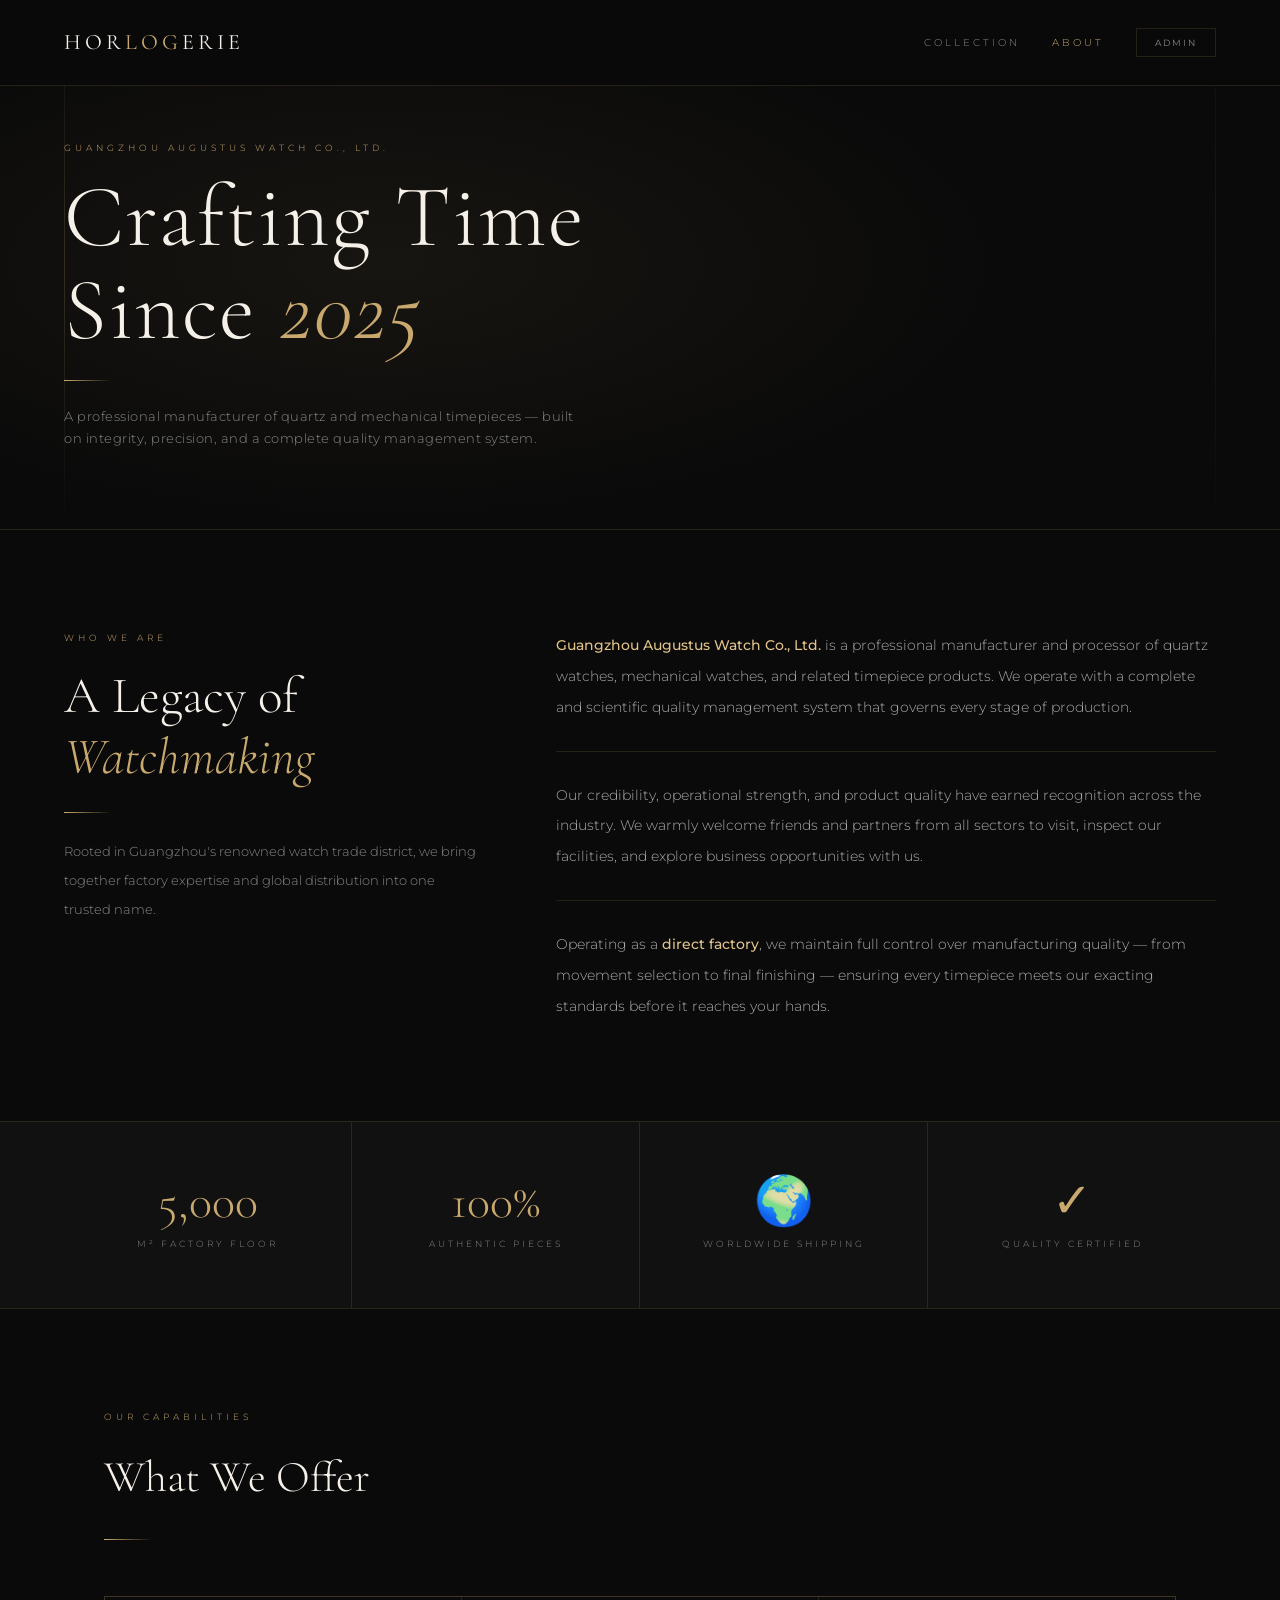
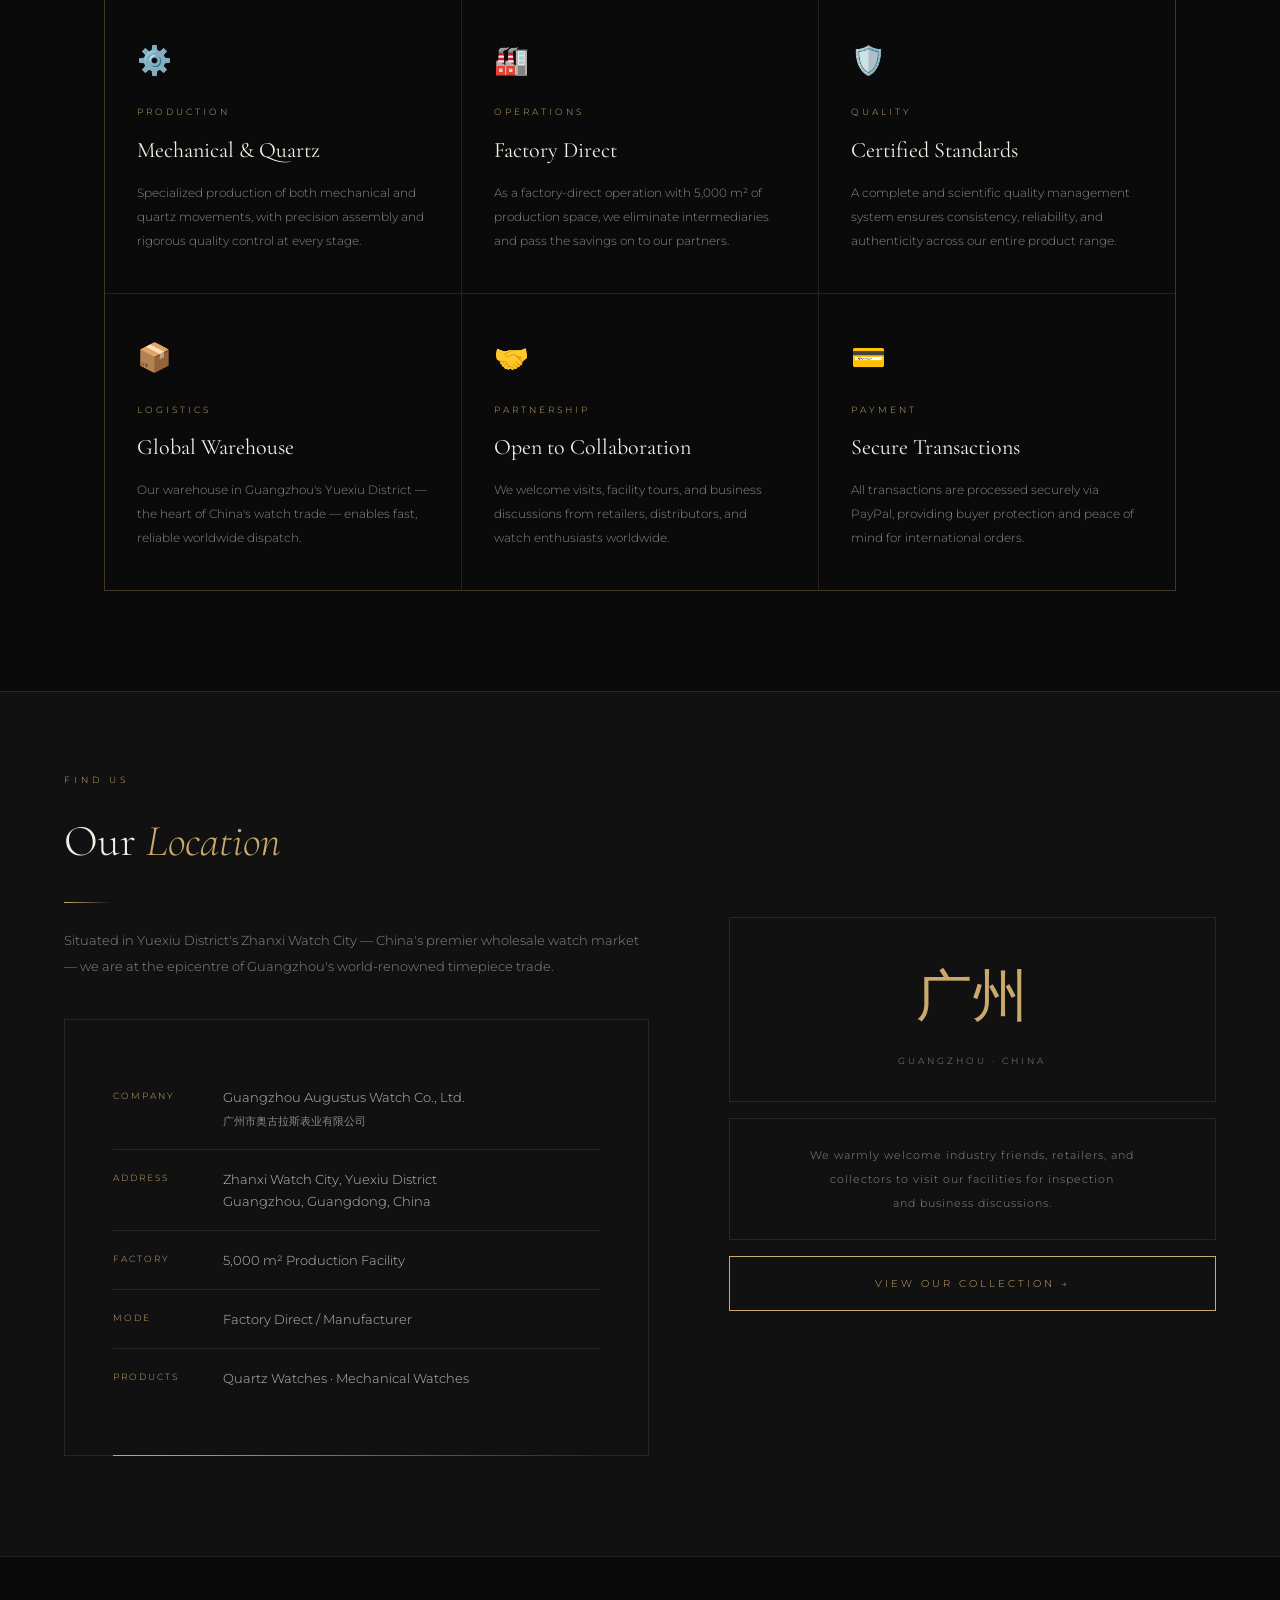
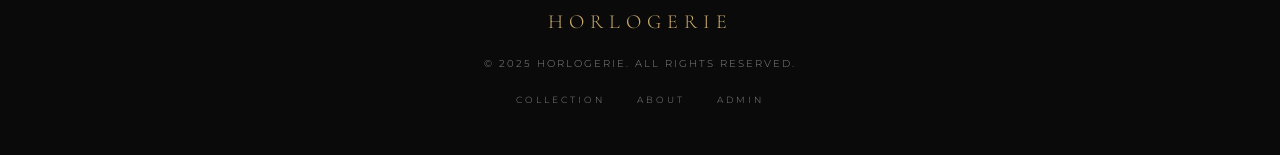
<file: about.html>
<!DOCTYPE html>
<html lang="en">
<head>
<meta charset="UTF-8">
<meta name="viewport" content="width=device-width, initial-scale=1.0">
<title>About Us — HORLOGERIE</title>
<meta name="description" content="About Guangzhou Augustus Watch Co., Ltd. — Professional watch manufacturer.">
<link rel="canonical" href="https://horlogerie.netlify.app/about.html">
<link rel="preconnect" href="https://fonts.googleapis.com">
<link rel="preconnect" href="https://fonts.gstatic.com" crossorigin>
<link href="https://fonts.googleapis.com/css2?family=Cormorant+Garamond:ital,wght@0,300;0,400;0,600;1,300;1,400&family=Montserrat:wght@300;400;500;600&display=swap" rel="stylesheet">
<style>
  :root {
    --gold: #c9a96e;
    --gold-light: #e2c48a;
    --white: #f5f0e8;
    --muted: #888;
    --bg: #0a0a0a;
    --dark: #111;
    --border: rgba(201,169,110,0.15);
  }
  *, *::before, *::after { box-sizing: border-box; margin: 0; padding: 0; }
  html { scroll-behavior: smooth; }
  body {
    background: var(--bg);
    color: var(--white);
    font-family: 'Montserrat', sans-serif;
    font-weight: 300;
    line-height: 1.7;
    overflow-x: hidden;
  }

  /* NAV */
  nav {
    position: fixed; top: 0; left: 0; right: 0; z-index: 100;
    display: flex; align-items: center; justify-content: space-between;
    padding: 24px 5%;
    background: rgba(10,10,10,0.92);
    backdrop-filter: blur(12px);
    border-bottom: 1px solid var(--border);
  }
  .nav-logo {
    font-family: 'Cormorant Garamond', serif;
    font-size: 22px; font-weight: 400; letter-spacing: 4px;
    color: var(--white); text-decoration: none; text-transform: uppercase;
  }
  .nav-logo span { color: var(--gold); }
  .nav-links { display: flex; align-items: center; gap: 32px; }
  .nav-links a {
    font-size: 10px; letter-spacing: 3px; text-transform: uppercase;
    color: var(--muted); text-decoration: none; transition: color .3s;
  }
  .nav-links a:hover, .nav-links a.active { color: var(--gold); }
  .nav-admin-btn {
    background: transparent; border: 1px solid var(--border);
    color: var(--muted); padding: 8px 18px;
    font-family: 'Montserrat', sans-serif;
    font-size: 9px; letter-spacing: 2px; text-transform: uppercase;
    cursor: pointer; transition: all .3s;
  }
  .nav-admin-btn:hover { border-color: var(--gold); color: var(--gold); }

  /* HERO BANNER */
  .about-hero {
    min-height: 55vh;
    display: flex; align-items: flex-end;
    padding: 140px 5% 80px;
    position: relative; overflow: hidden;
    border-bottom: 1px solid var(--border);
  }
  .about-hero::before {
    content: '';
    position: absolute; inset: 0;
    background: radial-gradient(ellipse 70% 70% at 30% 50%, rgba(201,169,110,0.07) 0%, transparent 70%);
  }
  .hero-line-v {
    position: absolute; top: 0; left: 5%; width: 1px; height: 100%;
    background: linear-gradient(180deg, transparent, rgba(201,169,110,0.2), transparent);
  }
  .hero-line-v2 {
    position: absolute; top: 0; right: 5%; width: 1px; height: 100%;
    background: linear-gradient(180deg, transparent, rgba(201,169,110,0.1), transparent);
  }
  .about-hero-content { position: relative; z-index: 1; max-width: 1200px; width: 100%; }
  .section-label {
    font-size: 9px; letter-spacing: 4px; text-transform: uppercase;
    color: var(--gold); margin-bottom: 16px; display: block;
  }
  .hero-title {
    font-family: 'Cormorant Garamond', serif;
    font-size: clamp(48px, 7vw, 88px);
    font-weight: 300; line-height: 1.05;
    color: var(--white); letter-spacing: 2px;
  }
  .hero-title em { color: var(--gold); font-style: italic; }
  .divider {
    width: 48px; height: 1px;
    background: linear-gradient(90deg, var(--gold), transparent);
    margin: 24px 0;
  }

  /* INTRO SECTION */
  .intro-section {
    padding: 100px 5%;
    max-width: 1200px; margin: 0 auto;
    display: grid; grid-template-columns: 1fr 1.6fr; gap: 80px; align-items: start;
  }
  .intro-left { position: sticky; top: 120px; }
  .intro-label {
    font-size: 9px; letter-spacing: 4px; text-transform: uppercase;
    color: var(--gold); margin-bottom: 20px; display: block;
  }
  .intro-heading {
    font-family: 'Cormorant Garamond', serif;
    font-size: clamp(32px, 4vw, 52px); font-weight: 300;
    line-height: 1.2; margin-bottom: 24px;
  }
  .intro-heading em { color: var(--gold); font-style: italic; }
  .intro-body { color: var(--muted); font-size: 13px; line-height: 2.2; }
  .intro-right p {
    color: #aaa; font-size: 14px; line-height: 2.2;
    margin-bottom: 28px; padding-bottom: 28px;
    border-bottom: 1px solid var(--border);
  }
  .intro-right p:last-child { border-bottom: none; margin-bottom: 0; padding-bottom: 0; }
  .highlight { color: var(--gold-light); font-weight: 500; }

  /* STATS BAND */
  .stats-band {
    background: var(--dark);
    border-top: 1px solid var(--border);
    border-bottom: 1px solid var(--border);
    padding: 0 5%;
  }
  .stats-inner {
    max-width: 1200px; margin: 0 auto;
    display: grid; grid-template-columns: repeat(4, 1fr);
  }
  .stat-item {
    padding: 56px 20px;
    text-align: center;
    border-right: 1px solid var(--border);
    transition: background .3s;
  }
  .stat-item:last-child { border-right: none; }
  .stat-item:hover { background: rgba(201,169,110,0.04); }
  .stat-number {
    font-family: 'Cormorant Garamond', serif;
    font-size: 48px; font-weight: 300; color: var(--gold);
    line-height: 1; margin-bottom: 10px;
  }
  .stat-label {
    font-size: 9px; letter-spacing: 3px; text-transform: uppercase; color: var(--muted);
  }

  /* INFO CARDS */
  .info-section {
    padding: 100px 5%;
    max-width: 1200px; margin: 0 auto;
  }
  .info-section-header { margin-bottom: 56px; }
  .info-grid {
    display: grid; grid-template-columns: repeat(3, 1fr); gap: 1px;
    background: var(--border); border: 1px solid var(--border);
  }
  .info-card {
    background: var(--bg);
    padding: 40px 32px;
    transition: background .3s;
    position: relative; overflow: hidden;
  }
  .info-card::before {
    content: '';
    position: absolute; top: 0; left: 0; right: 0; height: 1px;
    background: linear-gradient(90deg, transparent, var(--gold), transparent);
    transform: scaleX(0); transition: transform .4s;
  }
  .info-card:hover { background: rgba(201,169,110,0.03); }
  .info-card:hover::before { transform: scaleX(1); }
  .info-icon {
    font-size: 28px; margin-bottom: 20px; display: block;
  }
  .info-card-label {
    font-size: 9px; letter-spacing: 3px; text-transform: uppercase;
    color: var(--gold); margin-bottom: 12px; display: block;
  }
  .info-card-title {
    font-family: 'Cormorant Garamond', serif;
    font-size: 22px; font-weight: 400; color: var(--white);
    margin-bottom: 12px;
  }
  .info-card-text { font-size: 12px; color: var(--muted); line-height: 2; }

  /* LOCATION SECTION */
  .location-section {
    padding: 80px 5% 100px;
    background: var(--dark);
    border-top: 1px solid var(--border);
  }
  .location-inner {
    max-width: 1200px; margin: 0 auto;
    display: grid; grid-template-columns: 1.2fr 1fr; gap: 80px; align-items: center;
  }
  .address-block {
    border: 1px solid var(--border); padding: 48px;
    position: relative;
  }
  .address-block::after {
    content: '';
    position: absolute; bottom: -1px; left: 48px; right: 48px; height: 1px;
    background: linear-gradient(90deg, var(--gold), transparent);
  }
  .address-row {
    display: flex; gap: 20px; align-items: flex-start;
    padding: 18px 0; border-bottom: 1px solid var(--border);
  }
  .address-row:last-child { border-bottom: none; }
  .address-key {
    font-size: 9px; letter-spacing: 2px; text-transform: uppercase;
    color: var(--gold); min-width: 90px; padding-top: 2px;
  }
  .address-val { font-size: 13px; color: #bbb; line-height: 1.7; }

  /* FOOTER */
  footer {
    text-align: center; padding: 48px 5%;
    border-top: 1px solid var(--border);
  }
  .footer-logo {
    font-family: 'Cormorant Garamond', serif;
    font-size: 20px; letter-spacing: 6px; text-transform: uppercase;
    color: var(--gold); margin-bottom: 16px;
  }
  .footer-copy {
    font-size: 10px; letter-spacing: 2px; color: var(--muted);
    text-transform: uppercase; margin-bottom: 20px;
  }
  .footer-links { display: flex; justify-content: center; gap: 32px; }
  .footer-links a {
    font-size: 9px; letter-spacing: 3px; text-transform: uppercase;
    color: var(--muted); text-decoration: none; transition: color .3s;
  }
  .footer-links a:hover { color: var(--gold); }

  /* REVEAL ANIMATION */
  .reveal { opacity: 0; transform: translateY(32px); transition: opacity .8s ease, transform .8s ease; }
  .reveal.visible { opacity: 1; transform: none; }
  .reveal-delay-1 { transition-delay: .1s; }
  .reveal-delay-2 { transition-delay: .2s; }
  .reveal-delay-3 { transition-delay: .3s; }
  .reveal-delay-4 { transition-delay: .4s; }

  /* RESPONSIVE */
  @media (max-width: 900px) {
    .intro-section { grid-template-columns: 1fr; gap: 40px; }
    .intro-left { position: static; }
    .stats-inner { grid-template-columns: repeat(2, 1fr); }
    .stat-item:nth-child(2) { border-right: none; }
    .info-grid { grid-template-columns: 1fr; }
    .location-inner { grid-template-columns: 1fr; gap: 40px; }
  }
  @media (max-width: 600px) {
    .stats-inner { grid-template-columns: 1fr 1fr; }
    .nav-links a:not(.nav-admin-btn + a) { display: none; }
  }
</style>
</head>
<body>

<!-- NAV -->
<nav>
  <a href="index.html" class="nav-logo">Hor<span>log</span>erie</a>
  <div class="nav-links">
    <a href="index.html#collection">Collection</a>
    <a href="about.html" class="active">About</a>
    <a href="admin/index.html"><button class="nav-admin-btn">Admin</button></a>
  </div>
</nav>

<!-- HERO -->
<section class="about-hero">
  <div class="hero-line-v"></div>
  <div class="hero-line-v2"></div>
  <div class="about-hero-content">
    <span class="section-label">Guangzhou Augustus Watch Co., Ltd.</span>
    <h1 class="hero-title">
      Crafting Time<br>Since <em>2025</em>
    </h1>
    <div class="divider"></div>
    <p style="color:var(--muted);font-size:13px;max-width:520px;letter-spacing:.5px;">
      A professional manufacturer of quartz and mechanical timepieces — built on integrity, precision, and a complete quality management system.
    </p>
  </div>
</section>

<!-- INTRO -->
<section style="padding:100px 5%;">
  <div class="intro-section" style="padding:0;max-width:1200px;margin:0 auto;">
    <div class="intro-left reveal">
      <span class="intro-label">Who We Are</span>
      <h2 class="intro-heading">A Legacy of<br><em>Watchmaking</em></h2>
      <div class="divider"></div>
      <p class="intro-body">
        Rooted in Guangzhou's renowned watch trade district, we bring together factory expertise and global distribution into one trusted name.
      </p>
    </div>
    <div class="intro-right">
      <p class="reveal reveal-delay-1">
        <span class="highlight">Guangzhou Augustus Watch Co., Ltd.</span> is a professional manufacturer and processor of quartz watches, mechanical watches, and related timepiece products. We operate with a complete and scientific quality management system that governs every stage of production.
      </p>
      <p class="reveal reveal-delay-2">
        Our credibility, operational strength, and product quality have earned recognition across the industry. We warmly welcome friends and partners from all sectors to visit, inspect our facilities, and explore business opportunities with us.
      </p>
      <p class="reveal reveal-delay-3">
        Operating as a <span class="highlight">direct factory</span>, we maintain full control over manufacturing quality — from movement selection to final finishing — ensuring every timepiece meets our exacting standards before it reaches your hands.
      </p>
    </div>
  </div>
</section>

<!-- STATS -->
<div class="stats-band">
  <div class="stats-inner">
    <div class="stat-item reveal">
      <div class="stat-number">5,000</div>
      <div class="stat-label">m² Factory Floor</div>
    </div>
    <div class="stat-item reveal reveal-delay-1">
      <div class="stat-number">100%</div>
      <div class="stat-label">Authentic Pieces</div>
    </div>
    <div class="stat-item reveal reveal-delay-2">
      <div class="stat-number">🌍</div>
      <div class="stat-label">Worldwide Shipping</div>
    </div>
    <div class="stat-item reveal reveal-delay-3">
      <div class="stat-number">✓</div>
      <div class="stat-label">Quality Certified</div>
    </div>
  </div>
</div>

<!-- INFO CARDS -->
<section class="info-section">
  <div class="info-section-header reveal">
    <span class="section-label">Our Capabilities</span>
    <h2 style="font-family:'Cormorant Garamond',serif;font-size:clamp(28px,4vw,44px);font-weight:300;">
      What We Offer
    </h2>
    <div class="divider"></div>
  </div>
  <div class="info-grid">
    <div class="info-card reveal">
      <span class="info-icon">⚙️</span>
      <span class="info-card-label">Production</span>
      <div class="info-card-title">Mechanical & Quartz</div>
      <p class="info-card-text">Specialized production of both mechanical and quartz movements, with precision assembly and rigorous quality control at every stage.</p>
    </div>
    <div class="info-card reveal reveal-delay-1">
      <span class="info-icon">🏭</span>
      <span class="info-card-label">Operations</span>
      <div class="info-card-title">Factory Direct</div>
      <p class="info-card-text">As a factory-direct operation with 5,000 m² of production space, we eliminate intermediaries and pass the savings on to our partners.</p>
    </div>
    <div class="info-card reveal reveal-delay-2">
      <span class="info-icon">🛡️</span>
      <span class="info-card-label">Quality</span>
      <div class="info-card-title">Certified Standards</div>
      <p class="info-card-text">A complete and scientific quality management system ensures consistency, reliability, and authenticity across our entire product range.</p>
    </div>
    <div class="info-card reveal reveal-delay-3">
      <span class="info-icon">📦</span>
      <span class="info-card-label">Logistics</span>
      <div class="info-card-title">Global Warehouse</div>
      <p class="info-card-text">Our warehouse in Guangzhou's Yuexiu District — the heart of China's watch trade — enables fast, reliable worldwide dispatch.</p>
    </div>
    <div class="info-card reveal reveal-delay-1">
      <span class="info-icon">🤝</span>
      <span class="info-card-label">Partnership</span>
      <div class="info-card-title">Open to Collaboration</div>
      <p class="info-card-text">We welcome visits, facility tours, and business discussions from retailers, distributors, and watch enthusiasts worldwide.</p>
    </div>
    <div class="info-card reveal reveal-delay-2">
      <span class="info-icon">💳</span>
      <span class="info-card-label">Payment</span>
      <div class="info-card-title">Secure Transactions</div>
      <p class="info-card-text">All transactions are processed securely via PayPal, providing buyer protection and peace of mind for international orders.</p>
    </div>
  </div>
</section>

<!-- LOCATION -->
<section class="location-section">
  <div class="location-inner">
    <div class="reveal">
      <span class="section-label">Find Us</span>
      <h2 style="font-family:'Cormorant Garamond',serif;font-size:clamp(28px,4vw,44px);font-weight:300;margin-bottom:12px;">
        Our <em style="color:var(--gold);">Location</em>
      </h2>
      <div class="divider"></div>
      <p style="color:var(--muted);font-size:13px;line-height:2;margin-bottom:40px;">
        Situated in Yuexiu District's Zhanxi Watch City — China's premier wholesale watch market — we are at the epicentre of Guangzhou's world-renowned timepiece trade.
      </p>
      <div class="address-block">
        <div class="address-row">
          <span class="address-key">Company</span>
          <span class="address-val">Guangzhou Augustus Watch Co., Ltd.<br><span style="color:var(--muted);font-size:11px;">广州市奥古拉斯表业有限公司</span></span>
        </div>
        <div class="address-row">
          <span class="address-key">Address</span>
          <span class="address-val">Zhanxi Watch City, Yuexiu District<br>Guangzhou, Guangdong, China</span>
        </div>
        <div class="address-row">
          <span class="address-key">Factory</span>
          <span class="address-val">5,000 m² Production Facility</span>
        </div>
        <div class="address-row">
          <span class="address-key">Mode</span>
          <span class="address-val">Factory Direct / Manufacturer</span>
        </div>
        <div class="address-row">
          <span class="address-key">Products</span>
          <span class="address-val">Quartz Watches · Mechanical Watches</span>
        </div>
      </div>
    </div>
    <div class="reveal reveal-delay-2" style="display:flex;flex-direction:column;gap:16px;">
      <div style="border:1px solid var(--border);padding:32px;text-align:center;">
        <div style="font-family:'Cormorant Garamond',serif;font-size:56px;color:var(--gold);margin-bottom:8px;">广州</div>
        <div style="font-size:9px;letter-spacing:3px;color:var(--muted);text-transform:uppercase;">Guangzhou · China</div>
      </div>
      <div style="border:1px solid var(--border);padding:24px 32px;">
        <p style="font-size:11px;letter-spacing:1px;color:var(--muted);line-height:2.2;text-align:center;">
          We warmly welcome industry friends, retailers, and<br>
          collectors to visit our facilities for inspection<br>
          and business discussions.
        </p>
      </div>
      <a href="index.html#collection" style="display:block;text-align:center;padding:18px;background:transparent;border:1px solid var(--gold);color:var(--gold);text-decoration:none;font-size:10px;letter-spacing:3px;text-transform:uppercase;transition:all .3s;"
         onmouseover="this.style.background='rgba(201,169,110,0.08)'"
         onmouseout="this.style.background='transparent'">
        View Our Collection →
      </a>
    </div>
  </div>
</section>

<!-- FOOTER -->
<footer>
  <div class="footer-logo">Horlogerie</div>
  <div class="footer-copy">© 2025 HORLOGERIE. All rights reserved.</div>
  <div class="footer-links">
    <a href="index.html#collection">Collection</a>
    <a href="about.html">About</a>
    <a href="admin/index.html">Admin</a>
  </div>
</footer>

<script>
  // Scroll reveal
  const io = new IntersectionObserver(entries => {
    entries.forEach(e => {
      if (e.isIntersecting) { e.target.classList.add('visible'); io.unobserve(e.target); }
    });
  }, { threshold: 0.1 });
  document.querySelectorAll('.reveal').forEach(el => io.observe(el));

  // Nav scroll style
  window.addEventListener('scroll', () => {
    document.querySelector('nav').style.background =
      window.scrollY > 50 ? 'rgba(10,10,10,0.98)' : 'rgba(10,10,10,0.92)';
  });
</script>
</body>
</html>
</file>
